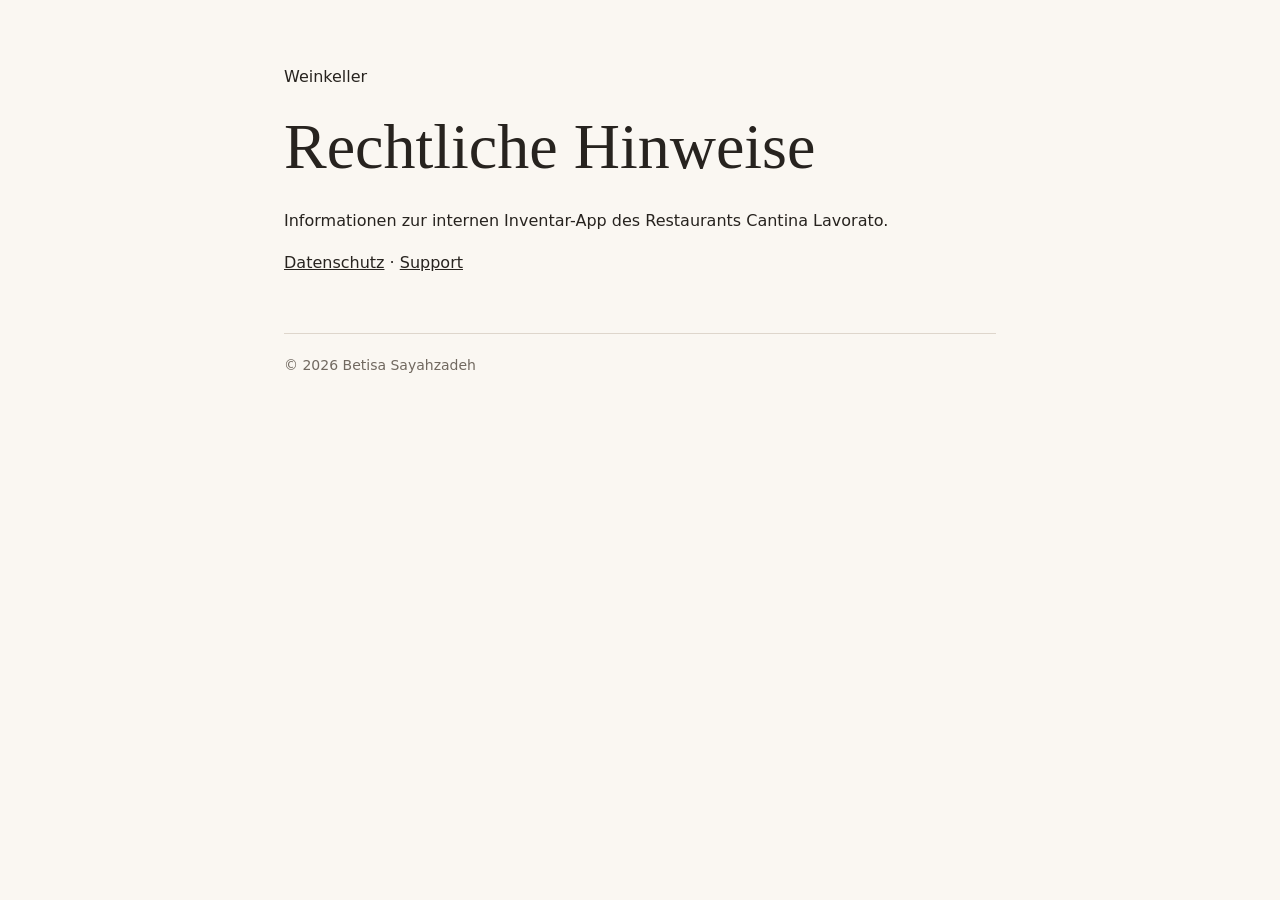
<file: index.html>
<!doctype html>
<html lang="de"><head><meta charset="utf-8"><meta name="viewport" content="width=device-width, initial-scale=1"><title>Weinkeller – Rechtliche Hinweise</title><link rel="stylesheet" href="style.css"></head><body><main>
<p>Weinkeller</p>
<h1>Rechtliche Hinweise</h1>
<p>Informationen zur internen Inventar-App des Restaurants Cantina Lavorato.</p>
<p><a href="datenschutz.html">Datenschutz</a> · <a href="support.html">Support</a></p>
<footer>© 2026 Betisa Sayahzadeh</footer>
</main></body></html>
</file>
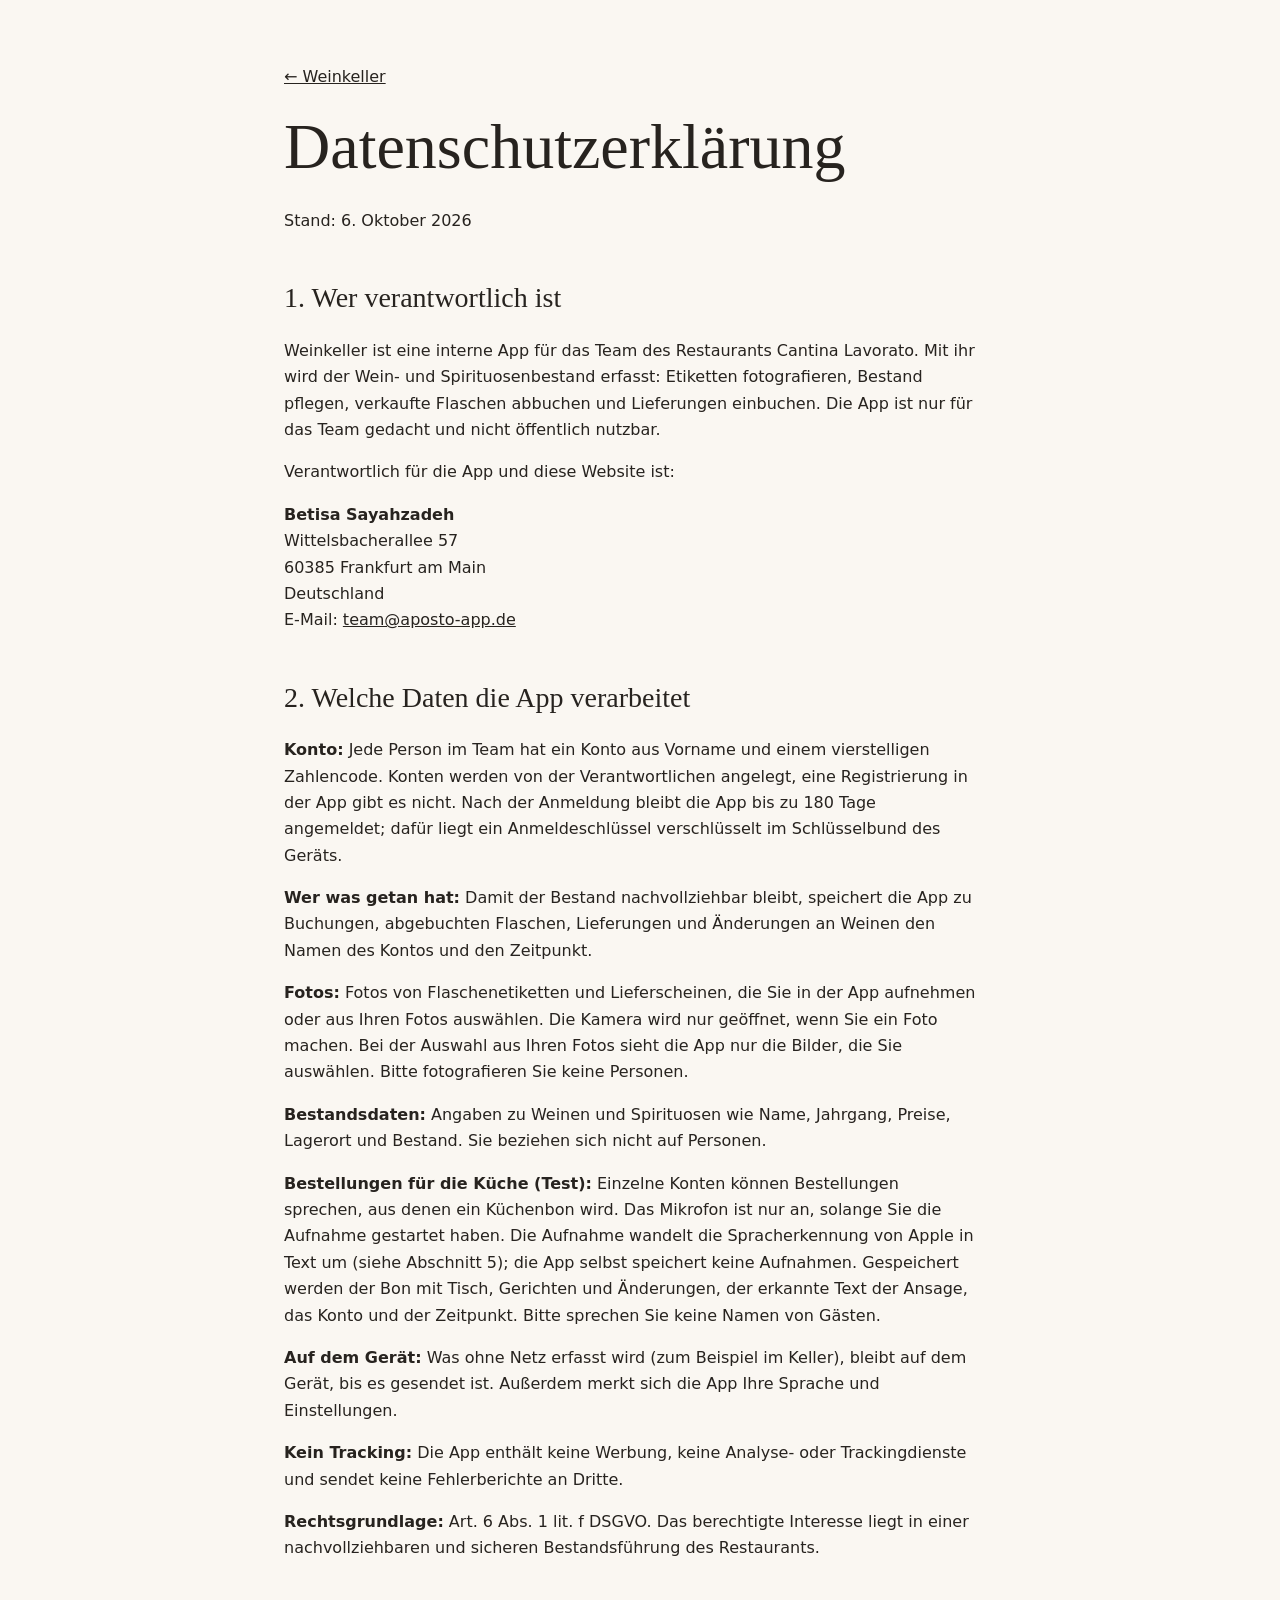
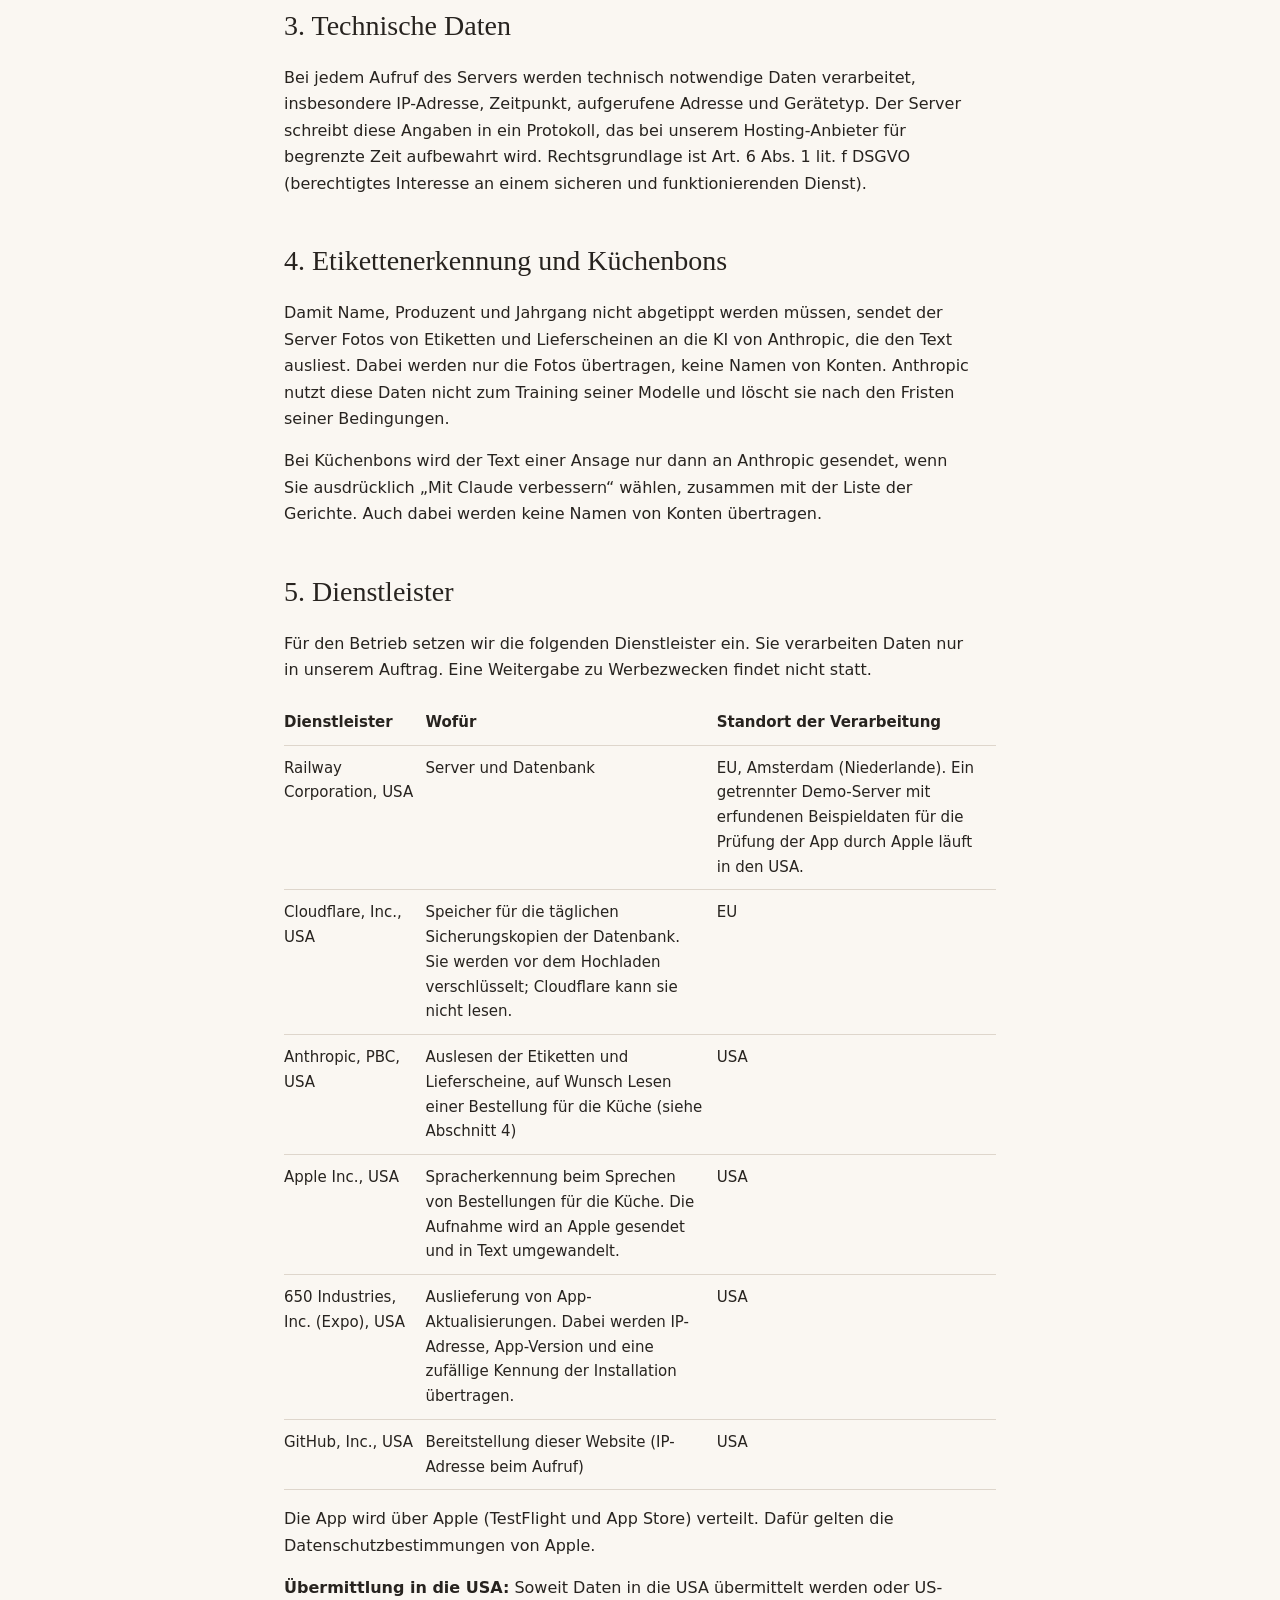
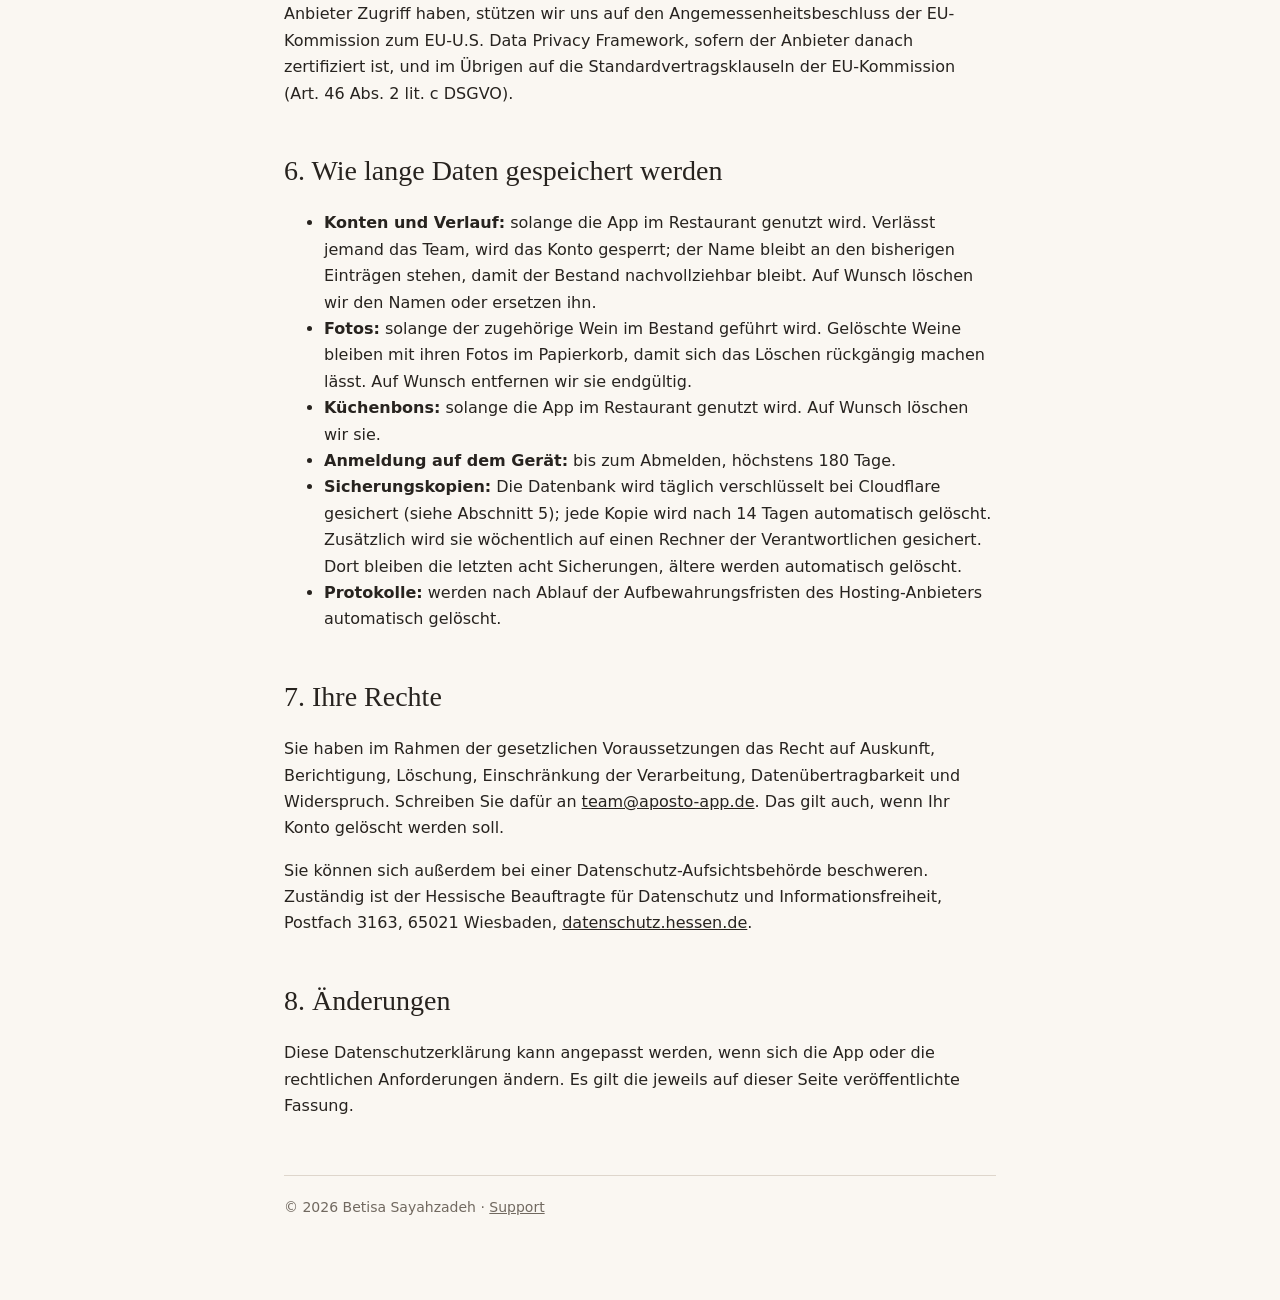
<file: datenschutz.html>
<!doctype html>
<html lang="de"><head><meta charset="utf-8"><meta name="viewport" content="width=device-width, initial-scale=1"><title>Datenschutzerklärung – Weinkeller</title><link rel="stylesheet" href="style.css"></head><body><main>
<p><a href="index.html">← Weinkeller</a></p><h1>Datenschutzerklärung</h1>
<p>Stand: 6. Oktober 2026</p>

<h2>1. Wer verantwortlich ist</h2>
<p>Weinkeller ist eine interne App für das Team des Restaurants Cantina Lavorato. Mit ihr wird der Wein- und Spirituosenbestand erfasst: Etiketten fotografieren, Bestand pflegen, verkaufte Flaschen abbuchen und Lieferungen einbuchen. Die App ist nur für das Team gedacht und nicht öffentlich nutzbar.</p>
<p>Verantwortlich für die App und diese Website ist:</p>
<p><strong>Betisa Sayahzadeh</strong><br>Wittelsbacherallee 57<br>60385 Frankfurt am Main<br>Deutschland<br>E-Mail: <a href="mailto:team@aposto-app.de">team@aposto-app.de</a></p>

<h2>2. Welche Daten die App verarbeitet</h2>
<p><strong>Konto:</strong> Jede Person im Team hat ein Konto aus Vorname und einem vierstelligen Zahlencode. Konten werden von der Verantwortlichen angelegt, eine Registrierung in der App gibt es nicht. Nach der Anmeldung bleibt die App bis zu 180 Tage angemeldet; dafür liegt ein Anmeldeschlüssel verschlüsselt im Schlüsselbund des Geräts.</p>
<p><strong>Wer was getan hat:</strong> Damit der Bestand nachvollziehbar bleibt, speichert die App zu Buchungen, abgebuchten Flaschen, Lieferungen und Änderungen an Weinen den Namen des Kontos und den Zeitpunkt.</p>
<p><strong>Fotos:</strong> Fotos von Flaschenetiketten und Lieferscheinen, die Sie in der App aufnehmen oder aus Ihren Fotos auswählen. Die Kamera wird nur geöffnet, wenn Sie ein Foto machen. Bei der Auswahl aus Ihren Fotos sieht die App nur die Bilder, die Sie auswählen. Bitte fotografieren Sie keine Personen.</p>
<p><strong>Bestandsdaten:</strong> Angaben zu Weinen und Spirituosen wie Name, Jahrgang, Preise, Lagerort und Bestand. Sie beziehen sich nicht auf Personen.</p>
<p><strong>Bestellungen für die Küche (Test):</strong> Einzelne Konten können Bestellungen sprechen, aus denen ein Küchenbon wird. Das Mikrofon ist nur an, solange Sie die Aufnahme gestartet haben. Die Aufnahme wandelt die Spracherkennung von Apple in Text um (siehe Abschnitt 5); die App selbst speichert keine Aufnahmen. Gespeichert werden der Bon mit Tisch, Gerichten und Änderungen, der erkannte Text der Ansage, das Konto und der Zeitpunkt. Bitte sprechen Sie keine Namen von Gästen.</p>
<p><strong>Auf dem Gerät:</strong> Was ohne Netz erfasst wird (zum Beispiel im Keller), bleibt auf dem Gerät, bis es gesendet ist. Außerdem merkt sich die App Ihre Sprache und Einstellungen.</p>
<p><strong>Kein Tracking:</strong> Die App enthält keine Werbung, keine Analyse- oder Trackingdienste und sendet keine Fehlerberichte an Dritte.</p>
<p><strong>Rechtsgrundlage:</strong> Art. 6 Abs. 1 lit. f DSGVO. Das berechtigte Interesse liegt in einer nachvollziehbaren und sicheren Bestandsführung des Restaurants.</p>

<h2>3. Technische Daten</h2>
<p>Bei jedem Aufruf des Servers werden technisch notwendige Daten verarbeitet, insbesondere IP-Adresse, Zeitpunkt, aufgerufene Adresse und Gerätetyp. Der Server schreibt diese Angaben in ein Protokoll, das bei unserem Hosting-Anbieter für begrenzte Zeit aufbewahrt wird. Rechtsgrundlage ist Art. 6 Abs. 1 lit. f DSGVO (berechtigtes Interesse an einem sicheren und funktionierenden Dienst).</p>

<h2>4. Etikettenerkennung und Küchenbons</h2>
<p>Damit Name, Produzent und Jahrgang nicht abgetippt werden müssen, sendet der Server Fotos von Etiketten und Lieferscheinen an die KI von Anthropic, die den Text ausliest. Dabei werden nur die Fotos übertragen, keine Namen von Konten. Anthropic nutzt diese Daten nicht zum Training seiner Modelle und löscht sie nach den Fristen seiner Bedingungen.</p>
<p>Bei Küchenbons wird der Text einer Ansage nur dann an Anthropic gesendet, wenn Sie ausdrücklich „Mit Claude verbessern“ wählen, zusammen mit der Liste der Gerichte. Auch dabei werden keine Namen von Konten übertragen.</p>

<h2>5. Dienstleister</h2>
<p>Für den Betrieb setzen wir die folgenden Dienstleister ein. Sie verarbeiten Daten nur in unserem Auftrag. Eine Weitergabe zu Werbezwecken findet nicht statt.</p>
<table>
<thead><tr><th>Dienstleister</th><th>Wofür</th><th>Standort der Verarbeitung</th></tr></thead>
<tbody>
<tr><td>Railway Corporation, USA</td><td>Server und Datenbank</td><td>EU, Amsterdam (Niederlande). Ein getrennter Demo-Server mit erfundenen Beispieldaten für die Prüfung der App durch Apple läuft in den USA.</td></tr>
<tr><td>Cloudflare, Inc., USA</td><td>Speicher für die täglichen Sicherungskopien der Datenbank. Sie werden vor dem Hochladen verschlüsselt; Cloudflare kann sie nicht lesen.</td><td>EU</td></tr>
<tr><td>Anthropic, PBC, USA</td><td>Auslesen der Etiketten und Lieferscheine, auf Wunsch Lesen einer Bestellung für die Küche (siehe Abschnitt 4)</td><td>USA</td></tr>
<tr><td>Apple Inc., USA</td><td>Spracherkennung beim Sprechen von Bestellungen für die Küche. Die Aufnahme wird an Apple gesendet und in Text umgewandelt.</td><td>USA</td></tr>
<tr><td>650 Industries, Inc. (Expo), USA</td><td>Auslieferung von App-Aktualisierungen. Dabei werden IP-Adresse, App-Version und eine zufällige Kennung der Installation übertragen.</td><td>USA</td></tr>
<tr><td>GitHub, Inc., USA</td><td>Bereitstellung dieser Website (IP-Adresse beim Aufruf)</td><td>USA</td></tr>
</tbody>
</table>
<p>Die App wird über Apple (TestFlight und App Store) verteilt. Dafür gelten die Datenschutzbestimmungen von Apple.</p>
<p><strong>Übermittlung in die USA:</strong> Soweit Daten in die USA übermittelt werden oder US-Anbieter Zugriff haben, stützen wir uns auf den Angemessenheitsbeschluss der EU-Kommission zum EU-U.S. Data Privacy Framework, sofern der Anbieter danach zertifiziert ist, und im Übrigen auf die Standardvertragsklauseln der EU-Kommission (Art. 46 Abs. 2 lit. c DSGVO).</p>

<h2>6. Wie lange Daten gespeichert werden</h2>
<ul>
<li><strong>Konten und Verlauf:</strong> solange die App im Restaurant genutzt wird. Verlässt jemand das Team, wird das Konto gesperrt; der Name bleibt an den bisherigen Einträgen stehen, damit der Bestand nachvollziehbar bleibt. Auf Wunsch löschen wir den Namen oder ersetzen ihn.</li>
<li><strong>Fotos:</strong> solange der zugehörige Wein im Bestand geführt wird. Gelöschte Weine bleiben mit ihren Fotos im Papierkorb, damit sich das Löschen rückgängig machen lässt. Auf Wunsch entfernen wir sie endgültig.</li>
<li><strong>Küchenbons:</strong> solange die App im Restaurant genutzt wird. Auf Wunsch löschen wir sie.</li>
<li><strong>Anmeldung auf dem Gerät:</strong> bis zum Abmelden, höchstens 180 Tage.</li>
<li><strong>Sicherungskopien:</strong> Die Datenbank wird täglich verschlüsselt bei Cloudflare gesichert (siehe Abschnitt 5); jede Kopie wird nach 14 Tagen automatisch gelöscht. Zusätzlich wird sie wöchentlich auf einen Rechner der Verantwortlichen gesichert. Dort bleiben die letzten acht Sicherungen, ältere werden automatisch gelöscht.</li>
<li><strong>Protokolle:</strong> werden nach Ablauf der Aufbewahrungsfristen des Hosting-Anbieters automatisch gelöscht.</li>
</ul>

<h2>7. Ihre Rechte</h2>
<p>Sie haben im Rahmen der gesetzlichen Voraussetzungen das Recht auf Auskunft, Berichtigung, Löschung, Einschränkung der Verarbeitung, Datenübertragbarkeit und Widerspruch. Schreiben Sie dafür an <a href="mailto:team@aposto-app.de">team@aposto-app.de</a>. Das gilt auch, wenn Ihr Konto gelöscht werden soll.</p>
<p>Sie können sich außerdem bei einer Datenschutz-Aufsichtsbehörde beschweren. Zuständig ist der Hessische Beauftragte für Datenschutz und Informationsfreiheit, Postfach 3163, 65021 Wiesbaden, <a href="https://datenschutz.hessen.de">datenschutz.hessen.de</a>.</p>

<h2>8. Änderungen</h2>
<p>Diese Datenschutzerklärung kann angepasst werden, wenn sich die App oder die rechtlichen Anforderungen ändern. Es gilt die jeweils auf dieser Seite veröffentlichte Fassung.</p>
<footer>© 2026 Betisa Sayahzadeh · <a href="support.html">Support</a></footer>
</main></body></html>
</file>
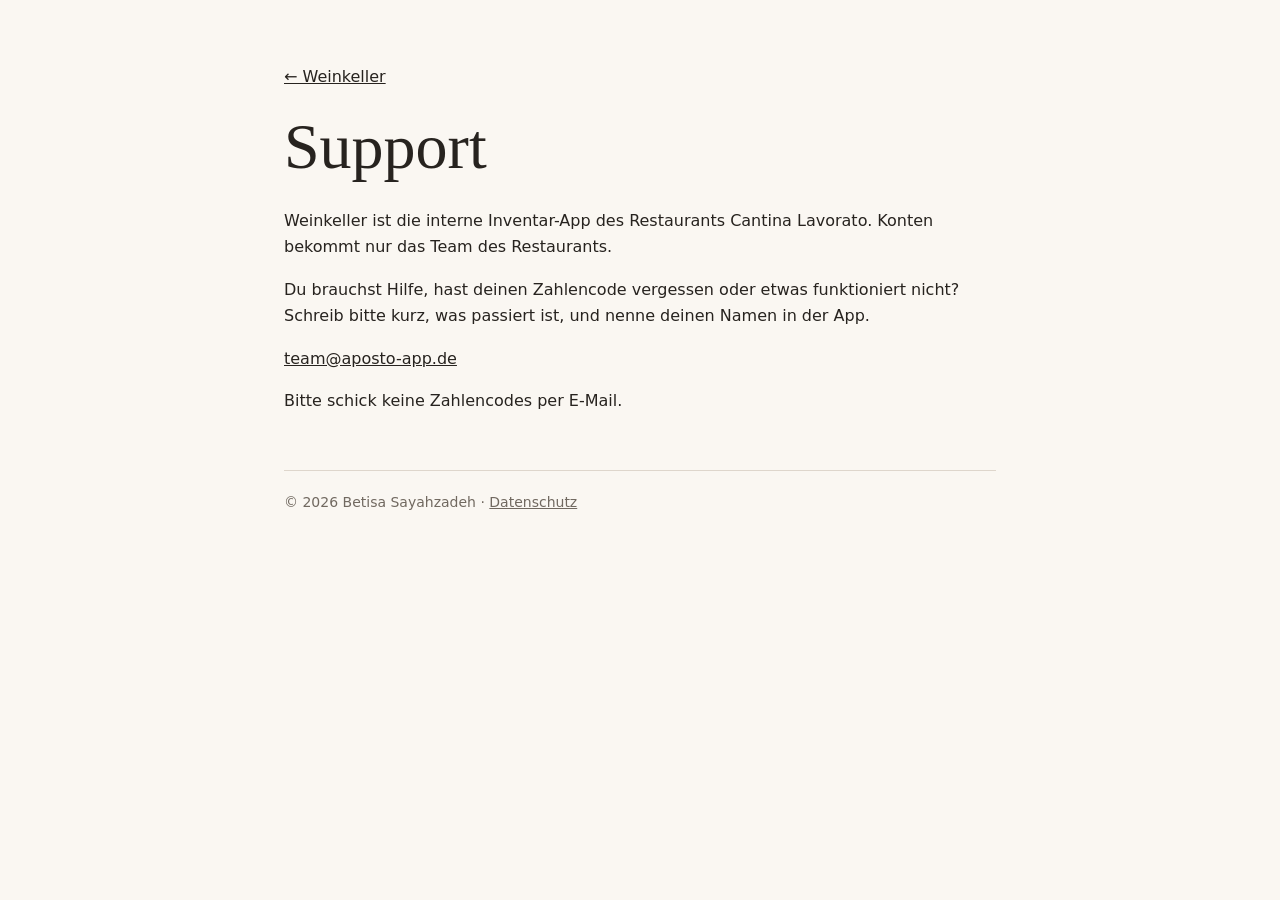
<file: support.html>
<!doctype html>
<html lang="de"><head><meta charset="utf-8"><meta name="viewport" content="width=device-width, initial-scale=1"><title>Support – Weinkeller</title><link rel="stylesheet" href="style.css"></head><body><main>
<p><a href="index.html">← Weinkeller</a></p><h1>Support</h1>
<p>Weinkeller ist die interne Inventar-App des Restaurants Cantina Lavorato. Konten bekommt nur das Team des Restaurants.</p>
<p>Du brauchst Hilfe, hast deinen Zahlencode vergessen oder etwas funktioniert nicht? Schreib bitte kurz, was passiert ist, und nenne deinen Namen in der App.</p>
<p><a href="mailto:team@aposto-app.de?subject=Weinkeller%20Support">team@aposto-app.de</a></p>
<p>Bitte schick keine Zahlencodes per E-Mail.</p>
<footer>© 2026 Betisa Sayahzadeh · <a href="datenschutz.html">Datenschutz</a></footer>
</main></body></html>
</file>
<file: style.css>
:root { color-scheme: light; --ink:#27231f; --muted:#716960; --paper:#faf7f2; --line:#ded6cc; }
* { box-sizing:border-box; }
body { margin:0; background:var(--paper); color:var(--ink); font:16px/1.65 system-ui,-apple-system,BlinkMacSystemFont,"Segoe UI",sans-serif; }
main { max-width:760px; margin:0 auto; padding:48px 24px 80px; }
h1,h2 { font-family:Georgia,serif; font-weight:500; line-height:1.15; } h1 { font-size:clamp(38px,7vw,64px); margin:20px 0 24px; } h2 { font-size:28px; margin-top:48px; }
p { max-width:68ch; } a { color:inherit; } footer { border-top:1px solid var(--line); margin-top:56px; padding-top:20px; color:var(--muted); font-size:14px; }
table { width:100%; border-collapse:collapse; font-size:15px; margin:16px 0; } th,td { text-align:left; vertical-align:top; padding:10px 12px 10px 0; border-bottom:1px solid var(--line); } th { font-weight:600; }
@media (max-width:600px) { table, thead, tbody, tr, th, td { display:block; } thead { display:none; } tr { border-bottom:1px solid var(--line); padding:10px 0; } td { border:0; padding:2px 0; } td:first-child { font-weight:600; } }
</file>
